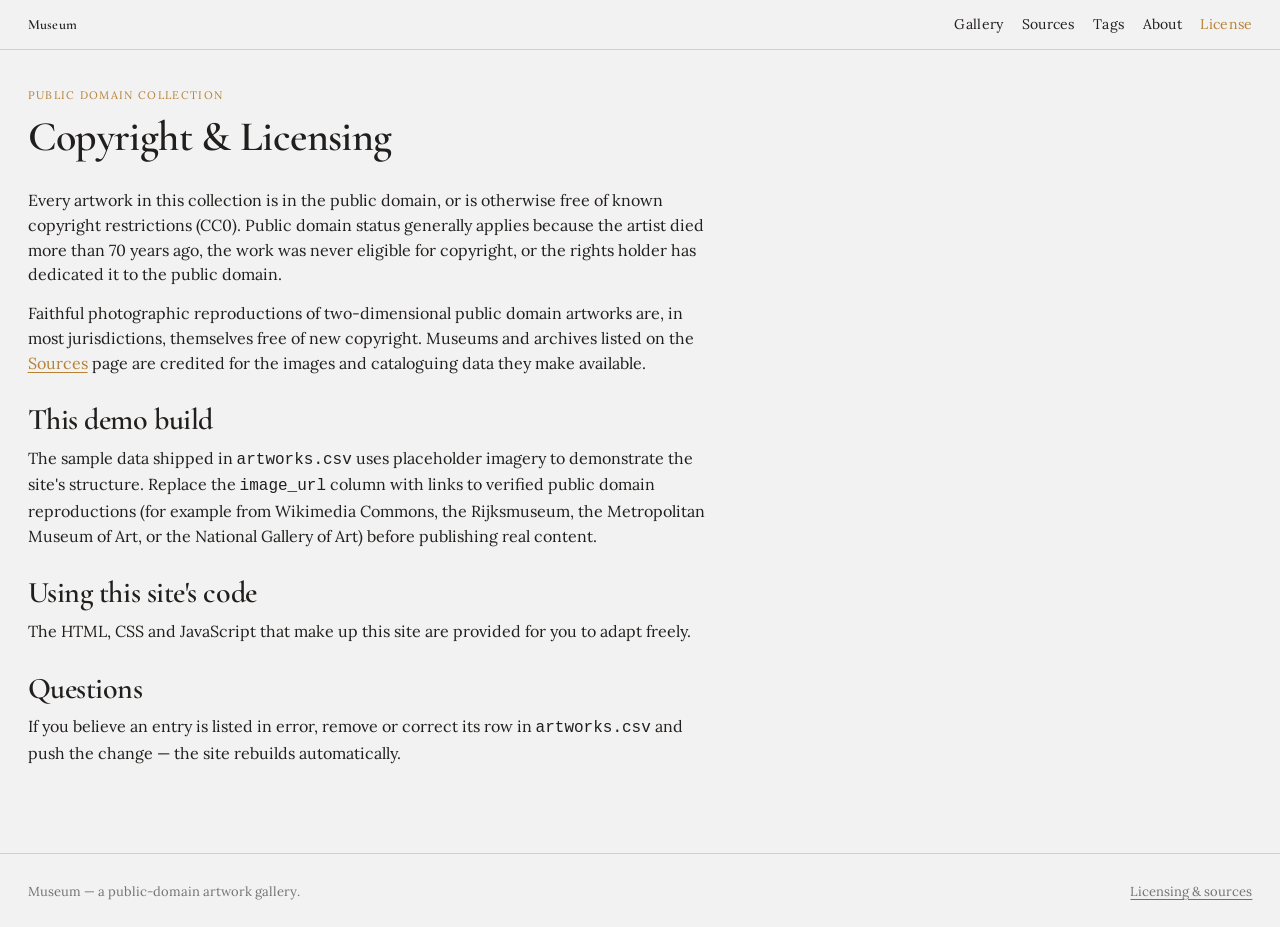
<file: copyright.html>
<!DOCTYPE html>
<html lang="en">
<head>
<meta charset="UTF-8">
<meta name="viewport" content="width=device-width, initial-scale=1.0">
<title>Museum — Copyright &amp; Licensing</title>
<link rel="stylesheet" href="style.css">
</head>
<body>
<main class="page">
  <div class="page-header">
    <div class="kicker">Public Domain Collection</div>
    <h1>Copyright &amp; Licensing</h1>
  </div>
  <div class="prose">
    <p>Every artwork in this collection is in the public domain, or is otherwise free of known copyright restrictions (CC0). Public domain status generally applies because the artist died more than 70 years ago, the work was never eligible for copyright, or the rights holder has dedicated it to the public domain.</p>
    <p>Faithful photographic reproductions of two-dimensional public domain artworks are, in most jurisdictions, themselves free of new copyright. Museums and archives listed on the <a href="sources.html">Sources</a> page are credited for the images and cataloguing data they make available.</p>
    <h2>This demo build</h2>
    <p>The sample data shipped in <code>artworks.csv</code> uses placeholder imagery to demonstrate the site's structure. Replace the <code>image_url</code> column with links to verified public domain reproductions (for example from Wikimedia Commons, the Rijksmuseum, the Metropolitan Museum of Art, or the National Gallery of Art) before publishing real content.</p>
    <h2>Using this site's code</h2>
    <p>The HTML, CSS and JavaScript that make up this site are provided for you to adapt freely.</p>
    <h2>Questions</h2>
    <p>If you believe an entry is listed in error, remove or correct its row in <code>artworks.csv</code> and push the change — the site rebuilds automatically.</p>
  </div>
</main>
<script src="main.js"></script>
<script>renderNav("copyright.html"); renderFooter();</script>
</body>
</html>
</file>
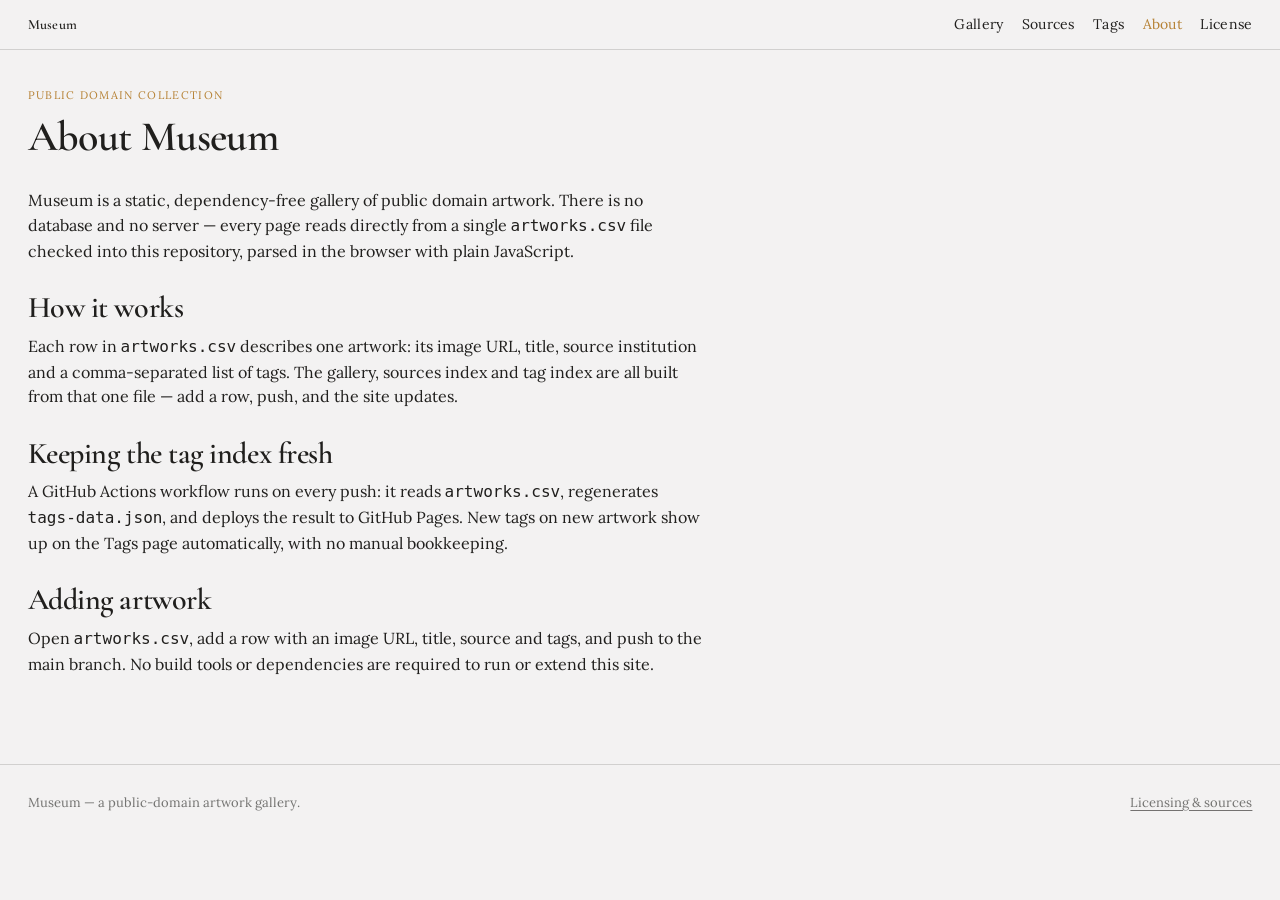
<file: info.html>
<!DOCTYPE html>
<html lang="en">
<head>
<meta charset="UTF-8">
<meta name="viewport" content="width=device-width, initial-scale=1.0">
<title>Museum — About</title>
<link rel="stylesheet" href="style.css">
</head>
<body>
<main class="page">
  <div class="page-header">
    <div class="kicker">Public Domain Collection</div>
    <h1>About Museum</h1>
  </div>
  <div class="prose">
    <p>Museum is a static, dependency-free gallery of public domain artwork. There is no database and no server — every page reads directly from a single <code>artworks.csv</code> file checked into this repository, parsed in the browser with plain JavaScript.</p>
    <h2>How it works</h2>
    <p>Each row in <code>artworks.csv</code> describes one artwork: its image URL, title, source institution and a comma-separated list of tags. The gallery, sources index and tag index are all built from that one file — add a row, push, and the site updates.</p>
    <h2>Keeping the tag index fresh</h2>
    <p>A GitHub Actions workflow runs on every push: it reads <code>artworks.csv</code>, regenerates <code>tags-data.json</code>, and deploys the result to GitHub Pages. New tags on new artwork show up on the Tags page automatically, with no manual bookkeeping.</p>
    <h2>Adding artwork</h2>
    <p>Open <code>artworks.csv</code>, add a row with an image URL, title, source and tags, and push to the main branch. No build tools or dependencies are required to run or extend this site.</p>
  </div>
</main>
<script src="main.js"></script>
<script>renderNav("info.html"); renderFooter();</script>
</body>
</html>
</file>
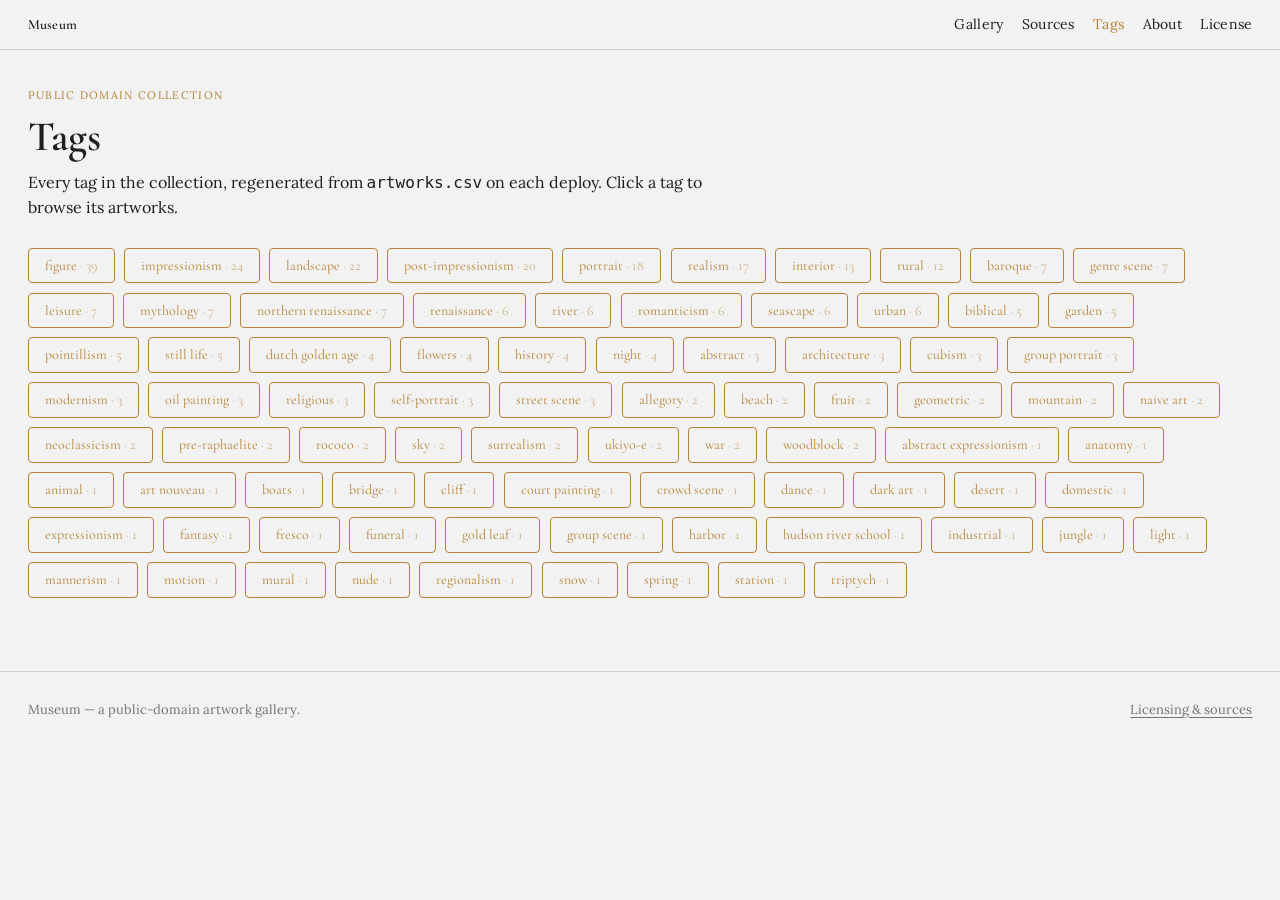
<file: tags.html>
<!DOCTYPE html>
<html lang="en">
<head>
<meta charset="UTF-8">
<meta name="viewport" content="width=device-width, initial-scale=1.0">
<title>Museum — Tags</title>
<link rel="stylesheet" href="style.css">
</head>
<body>
<main class="page">
  <div class="page-header">
    <div class="kicker">Public Domain Collection</div>
    <h1>Tags</h1>
    <p>Every tag in the collection, regenerated from <code>artworks.csv</code> on each deploy. Click a tag to browse its artworks.</p>
  </div>
  <div id="tag-cloud" class="tag-cloud"></div>
</main>
<script src="main.js"></script>
<script>
const esc = s => s.replace(/&/g, "&amp;").replace(/</g, "&lt;").replace(/>/g, "&gt;").replace(/"/g, "&quot;");

async function init() {
  renderNav("tags.html");
  renderFooter();
  let tags;
  try {
    const res = await fetch("tags-data.json", { cache: "no-store" });
    if (!res.ok) throw new Error("missing");
    tags = (await res.json()).tags;
  } catch (e) {
    // Fallback: compute live from the CSV if the generated index isn't present.
    const all = await loadArtworks();
    tags = {};
    all.forEach(a => a.tags.forEach(t => { tags[t] = (tags[t] || 0) + 1; }));
  }
  const sorted = Object.entries(tags).sort((a, b) => b[1] - a[1] || a[0].localeCompare(b[0]));
  document.getElementById("tag-cloud").innerHTML = sorted.map(([tag, count]) =>
    `<a class="tag-pill" href="index.html?tag=${encodeURIComponent(tag)}">${esc(tag)} <span style="opacity:.6">· ${count}</span></a>`
  ).join("");
}
init();
</script>
</body>
</html>
</file>
<file: style.css>
@import url('https://fonts.googleapis.com/css2?family=Cormorant+Garamond:wght@400;600&family=Lora:wght@400;600&display=swap');

:root {
  --color-bg: #f3f2f2;
  --color-surface: #eae9e9;
  --color-text: #201f1d;
  --color-accent: #b68235;
  --color-divider: color-mix(in srgb, #201f1d 16%, transparent);
  --color-neutral-100: #f8f4f4;
  --color-neutral-200: #eae7e7;
  --color-neutral-800: #444141;
  --color-accent-100: #fff3e4;
  --color-accent-800: #5a3b0a;
  --font-heading: "Cormorant Garamond", system-ui, sans-serif;
  --font-heading-weight: 600;
  --font-body: "Lora", system-ui, sans-serif;
  --space-1: 4.6px; --space-2: 9.2px; --space-3: 13.8px; --space-4: 18.4px; --space-6: 27.6px; --space-8: 36.8px;
  --radius-md: 4px; --radius-lg: 7px;
  --shadow-sm: 0 1px 2px color-mix(in srgb, #2d2b2b 14%, transparent);
  --shadow-md: 0 3px 10px color-mix(in srgb, #2d2b2b 16%, transparent);
}

*, *::before, *::after { box-sizing: border-box; }
body { margin: 0; background: var(--color-bg); color: var(--color-text); font-family: var(--font-body); font-size: 16px; line-height: 1.55; }
h1, h2, h3, h4 { font-family: var(--font-heading); font-weight: var(--font-heading-weight); line-height: 1.12; letter-spacing: -0.015em; margin: 0 0 var(--space-2); }
h1 { font-size: 42px; } h2 { font-size: 30px; } h3 { font-size: 22px; }
p { margin: 0 0 var(--space-3); }
a { color: var(--color-accent); text-underline-offset: 3px; }
a:hover { color: color-mix(in srgb, var(--color-accent) 70%, black); }
img { display: block; max-width: 100%; }
:focus { outline: none; }
:focus-visible { outline: 2px solid var(--color-accent); outline-offset: 2px; }
::selection { background: color-mix(in srgb, var(--color-accent) 30%, transparent); }

.hr { height: 1px; border: 0; margin: var(--space-6) 0; background: var(--color-divider); }

/* — nav — */
.nav { display: flex; align-items: center; gap: var(--space-4); padding: var(--space-3) var(--space-6); border-bottom: 1px solid var(--color-divider); position: sticky; top: 0; background: var(--color-bg); z-index: 20; }
.nav-brand { font-family: var(--font-heading); font-weight: var(--font-heading-weight); font-size: 20px; margin-right: auto; text-decoration: none; color: var(--color-text); }
.nav a { color: inherit; text-decoration: none; font-size: 14px; letter-spacing: 0.02em; }
.nav a:hover, .nav a[aria-current='page'] { color: var(--color-accent); }

footer.site-footer { border-top: 1px solid var(--color-divider); padding: var(--space-6); margin-top: var(--space-8); font-size: 13px; color: color-mix(in srgb, var(--color-text) 60%, transparent); display: flex; justify-content: space-between; gap: var(--space-4); flex-wrap: wrap; }
footer.site-footer a { color: inherit; }
footer.site-footer a:hover { color: var(--color-accent); }

main.page { max-width: 1400px; margin: 0 auto; padding: var(--space-8) var(--space-6); }
.page-header { max-width: 720px; margin-bottom: var(--space-6); }
.page-header h1 { margin-bottom: var(--space-2); }
.kicker { font-size: 11px; letter-spacing: 0.12em; text-transform: uppercase; color: var(--color-accent); margin-bottom: var(--space-2); }

/* — masonry gallery — */
.masonry { column-count: 4; column-gap: var(--space-4); }
@media (max-width: 1200px) { .masonry { column-count: 3; } }
@media (max-width: 800px) { .masonry { column-count: 2; } }
@media (max-width: 520px) { .masonry { column-count: 1; } }

.art-card { position: relative; break-inside: avoid; margin-bottom: var(--space-4); border: 6px solid var(--color-surface); outline: 1px solid var(--color-divider); overflow: hidden; cursor: pointer; background: var(--color-surface); }
.art-card img { width: 100%; height: auto; display: block; filter: sepia(0.18) saturate(0.85) contrast(1.04); transition: transform 0.5s ease; }
.art-card:hover img { transform: scale(1.04); }
.art-overlay { position: absolute; inset: 0; display: flex; flex-direction: column; justify-content: flex-end; padding: var(--space-3); background: linear-gradient(to top, color-mix(in srgb, #201f1d 82%, transparent) 0%, color-mix(in srgb, #201f1d 30%, transparent) 55%, transparent 100%); opacity: 0; transition: opacity 0.35s ease; color: #f3f2f2; }
.art-card:hover .art-overlay { opacity: 1; }
.art-overlay .art-title { font-family: var(--font-heading); font-weight: 600; font-size: 17px; margin-bottom: 2px; }
.art-overlay .art-source { font-size: 12px; opacity: 0.85; margin-bottom: 6px; }
.art-overlay .art-tags { display: flex; flex-wrap: wrap; gap: 5px; }
.art-overlay .tag { font-size: 10px; letter-spacing: 0.02em; padding: 2px 8px; border: 1px solid color-mix(in srgb, #f3f2f2 55%, transparent); color: #f3f2f2; }

/* — pagination — */
.pagination { display: flex; align-items: center; justify-content: center; gap: var(--space-3); margin: var(--space-8) 0 var(--space-4); font-size: 14px; }
.pagination button { font-family: var(--font-heading); font-weight: 600; font-size: 14px; background: transparent; border: 1px solid var(--color-accent); color: var(--color-accent); padding: var(--space-2) var(--space-4); border-radius: var(--radius-md); cursor: pointer; }
.pagination button:hover:not(:disabled) { background: color-mix(in srgb, var(--color-accent) 12%, transparent); }
.pagination button:disabled { opacity: 0.35; cursor: not-allowed; }
.pagination .page-status { color: color-mix(in srgb, var(--color-text) 60%, transparent); }

/* — lightbox — */
.lightbox-backdrop { position: fixed; inset: 0; z-index: 100; display: none; place-items: center; padding: var(--space-6); background: color-mix(in srgb, #2d2b2b 82%, transparent); }
.lightbox-backdrop.open { display: grid; }
.lightbox { max-width: min(900px, 92vw); max-height: 90vh; display: flex; flex-direction: column; gap: var(--space-3); }
.lightbox img { max-height: 68vh; width: auto; margin: 0 auto; border: 8px solid var(--color-surface); filter: sepia(0.18) saturate(0.85) contrast(1.04); }
.lightbox-caption { color: #f3f2f2; text-align: center; }
.lightbox-caption .art-title { font-family: var(--font-heading); font-size: 22px; font-weight: 600; }
.lightbox-caption .art-source { font-size: 13px; opacity: 0.8; margin-top: 2px; }
.lightbox-caption .art-tags { display: flex; justify-content: center; flex-wrap: wrap; gap: 6px; margin-top: var(--space-2); }
.lightbox-caption .tag { font-size: 11px; padding: 3px 10px; border: 1px solid color-mix(in srgb, #f3f2f2 55%, transparent); color: #f3f2f2; }
.lightbox-close { align-self: center; background: transparent; border: 1px solid #f3f2f2; color: #f3f2f2; font-family: var(--font-heading); font-size: 13px; padding: 6px 16px; cursor: pointer; }
.lightbox-close:hover { background: color-mix(in srgb, #f3f2f2 15%, transparent); }

/* — sources / tags lists — */
.item-list { display: grid; grid-template-columns: repeat(auto-fill, minmax(240px, 1fr)); gap: var(--space-4); list-style: none; margin: 0; padding: 0; }
.item-card { border: 1px solid var(--color-divider); padding: var(--space-4); border-radius: var(--radius-md); }
.item-card .item-name { font-family: var(--font-heading); font-weight: 600; font-size: 18px; margin-bottom: 4px; }
.item-card .item-count { font-size: 12px; color: color-mix(in srgb, var(--color-text) 55%, transparent); }
.item-card a { text-decoration: none; color: inherit; }
.item-card a:hover .item-name { color: var(--color-accent); }

.tag-cloud { display: flex; flex-wrap: wrap; gap: var(--space-2); }
.tag-pill { font-family: var(--font-heading); font-size: 14px; padding: 6px 16px; border: 1px solid var(--color-accent); color: var(--color-accent); border-radius: var(--radius-md); text-decoration: none; cursor: pointer; background: transparent; }
.tag-pill:hover, .tag-pill.active { background: var(--color-accent); color: #f8f4f4; }

.prose { max-width: 680px; }
.prose h2 { margin-top: var(--space-6); }

.filter-banner { display: flex; align-items: center; gap: var(--space-3); margin-bottom: var(--space-4); font-size: 14px; }
.filter-banner button { font-family: var(--font-heading); font-size: 13px; background: transparent; border: 1px solid var(--color-divider); padding: 4px 12px; cursor: pointer; border-radius: var(--radius-md); }
.filter-banner button:hover { border-color: var(--color-accent); color: var(--color-accent); }
</file>
